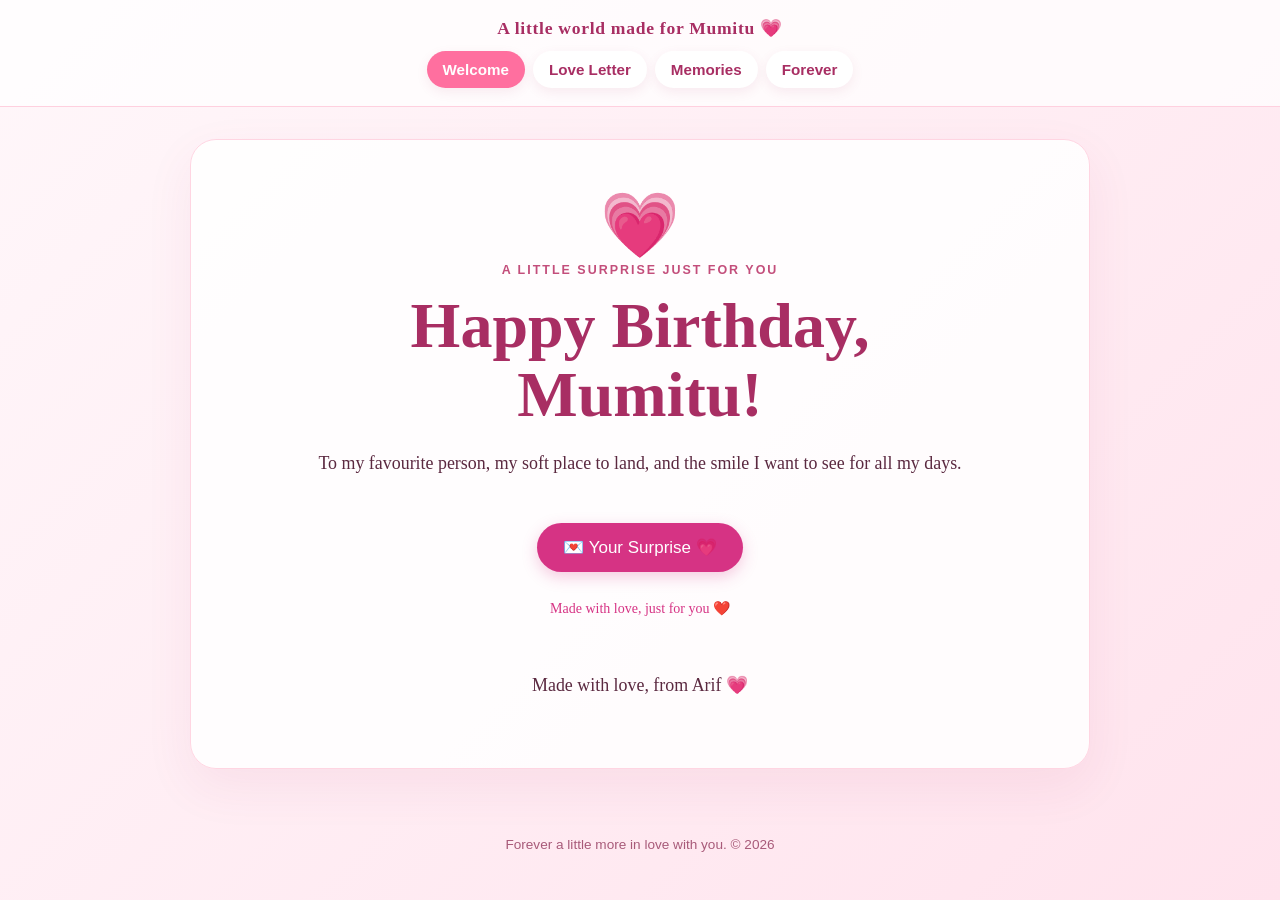
<file: index.html>
<!DOCTYPE html>
<html lang="en">
<head>
  <meta charset="UTF-8">
  <meta name="viewport" content="width=device-width, initial-scale=1">
  <title>Happy Birthday Mumitu 💗</title>
  <link rel="stylesheet" href="style.css">

  <style>
    .surprise-button {
      display: inline-block;
      padding: 14px 26px;
      margin: 10px 5px;
      border: none;
      border-radius: 30px;
      background: #d63384;
      color: white;
      text-decoration: none;
      font-size: 17px;
      cursor: pointer;
      box-shadow: 0 5px 15px #d6338440;
    }

    #birthdaySurprise {
      display: none;
      padding: 20px;
      margin-top: 20px;
      text-align: center;
      border-radius: 20px;
      background: #ffe4ef;
      color: #8d2454;
      animation: appear 1s ease;
    }

    .floating-heart {
      font-size: 28px;
      animation: heartbeat 1.2s infinite;
    }

    #musicStatus {
      font-size: 14px;
      color: #d63384;
    }

    @keyframes appear {
      from { opacity: 0; transform: translateY(15px); }
      to { opacity: 1; transform: translateY(0); }
    }

    @keyframes heartbeat {
      50% { transform: scale(1.2); }
    }
  </style>
</head>

<body>
  <div class="hearts">
    <span>♥</span><span>♡</span><span>♥</span>
    <span>♡</span><span>♥</span>
  </div>

  <header>
    <div class="brand">A little world made for Mumitu 💗</div>
    <nav>
      <a class="active" href="index.html">Welcome</a>
      <a href="letter.html">Love Letter</a>
      <a href="memories.html">Memories</a>
      <a href="forever.html">Forever</a>
    </nav>
  </header>

  <main>
    <section class="card">
      <div class="big-heart">💗</div>
      <div class="eyebrow">A little surprise just for you</div>

      <h1>Happy Birthday,<br>Mumitu!</h1>

      <p>
        To my favourite person, my soft place to land,
        and the smile I want to see for all my days.
      </p>

      <div style="text-align:center; padding:15px;">
        <button class="surprise-button" id="startSurprise" type="button">
          💌 Your Surprise 💗
        </button>

        <p id="musicStatus">Made with love, just for you ❤️</p>

        <audio
          id="song"
          src="Ed_Sheeran_-_Perfect(256k).mp3"
          loop
          preload="auto">
        </audio>
      </div>

      <div id="birthdaySurprise">
        <div class="floating-heart">💗</div>

        <h2>Happy Birthday, My Mumitu! 🎂</h2>

        <p><strong>আমার মায়াবতী, শুভ জন্মদিন! ❤️</strong></p>

        <p>
          তোমার হাসি আমার জীবনের সবচেয়ে সুন্দর অনুভূতি।
          আমি চাই, জীবনের প্রতিটি জন্মদিনে তোমার পাশে থাকতে,
          তোমার আনন্দের কারণ হতে, আর তোমার হাতটা সারাজীবন ধরে রাখতে।
        </p>

        <p>
          আজ তোমার জন্য আমার ছোট্ট ভালোবাসার surprise অপেক্ষা করছে।
          এক এক করে খুলে দেখো, আমার সবটুকু ভালোবাসা শুধু তোমার জন্য। 💌
        </p>

        <a class="surprise-button" href="letter.html">
          Open Your Love Letter 💌
        </a>

        <a class="surprise-button" href="memories.html">
          Our Memories 📸
        </a>

        <a class="surprise-button" href="forever.html">
          Our Forever 💍
        </a>
      </div>

      <p>Made with love, from Arif 💗</p>
    </section>
  </main>

  <footer>
    Forever a little more in love with you. ©
    <span id="year"></span>
  </footer>

  <script>
    document.getElementById("year").textContent =
      new Date().getFullYear();

    const startButton = document.getElementById("startSurprise");
    const surprise = document.getElementById("birthdaySurprise");
    const song = document.getElementById("song");
    const status = document.getElementById("musicStatus");

    startButton.addEventListener("click", async () => {
      surprise.style.display = "block";
      startButton.style.display = "none";

      try {
        await song.play();
        status.textContent = "Our song is playing for you, Mumitu ❤️🎶";
      } catch (error) {
        status.textContent =
          "Surprise opened 💗 Please check the uploaded music file if the song doesn't play.";
      }
    });
  </script>
</body>
</html>
</file>
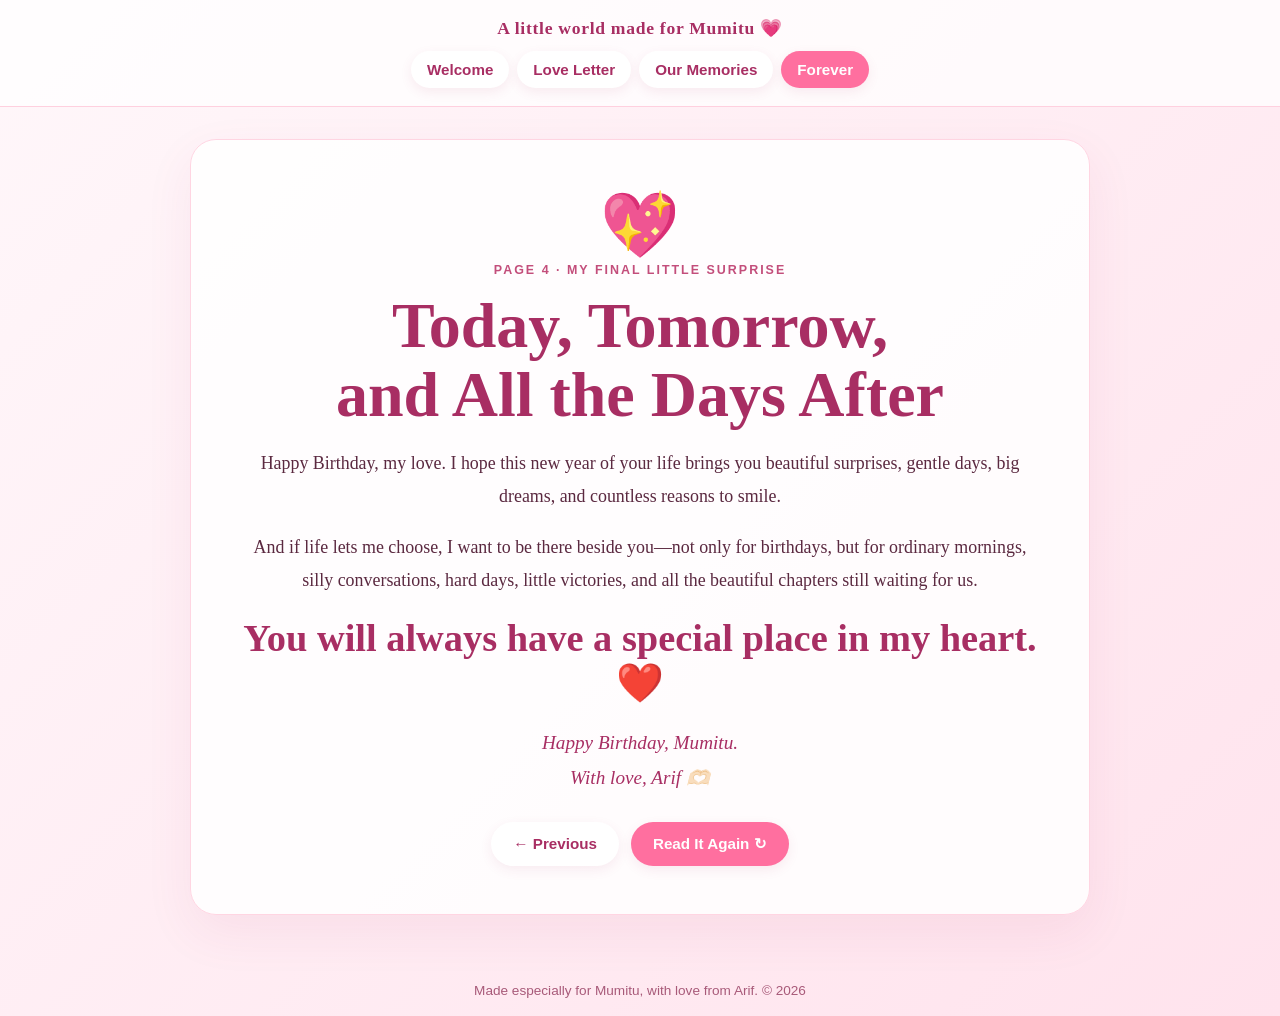
<file: forever.html>
<!doctype html>
<html lang="en"><head><meta charset="utf-8"><meta name="viewport" content="width=device-width, initial-scale=1"><title>Always and Forever 💖</title><link rel="stylesheet" href="style.css"></head>
<body><div class="hearts"><span>♥</span><span>♡</span><span>♥</span><span>♡</span><span>♥</span></div>
<header><div class="brand">A little world made for Mumitu 💗</div><nav><a href="index.html">Welcome</a><a href="letter.html">Love Letter</a><a href="memories.html">Our Memories</a><a class="active" href="forever.html">Forever</a></nav></header>
<main><section class="card"><div class="big-heart">💖</div><div class="eyebrow">Page 4 · my final little surprise</div><h1>Today, Tomorrow,<br>and All the Days After</h1><p>Happy Birthday, my love. I hope this new year of your life brings you beautiful surprises, gentle days, big dreams, and countless reasons to smile.</p><p>And if life lets me choose, I want to be there beside you—not only for birthdays, but for ordinary mornings, silly conversations, hard days, little victories, and all the beautiful chapters still waiting for us.</p><h2>You will always have a special place in my heart. ❤️</h2><p class="signature">Happy Birthday, Mumitu.<br>With love, Arif 🫶🏻</p><div class="actions"><a class="btn" href="memories.html">← Previous</a><a class="btn primary" href="index.html">Read It Again ↻</a></div></section></main>
<footer>Made especially for Mumitu, with love from Arif. © <span data-year></span></footer><script src="script.js"></script></body></html>
</file>
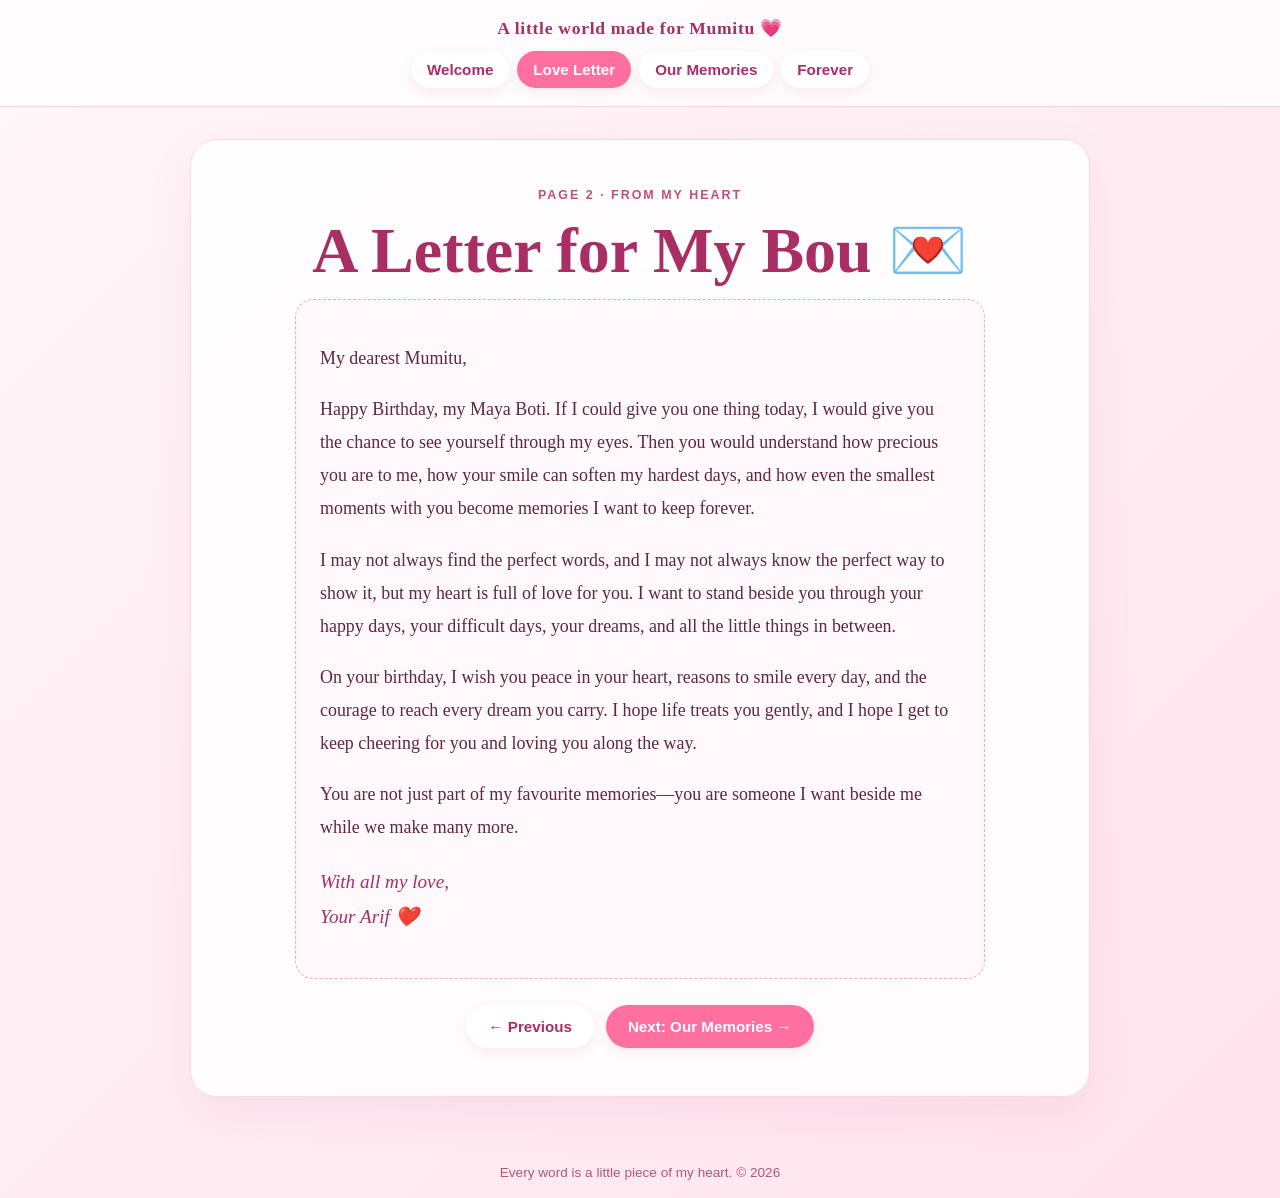
<file: letter.html>
<!doctype html>
<html lang="en"><head><meta charset="utf-8"><meta name="viewport" content="width=device-width, initial-scale=1"><title>A Letter for Mumitu 💌</title><link rel="stylesheet" href="style.css"></head>
<body><div class="hearts"><span>♥</span><span>♡</span><span>♥</span><span>♡</span><span>♥</span></div>
<header><div class="brand">A little world made for Mumitu 💗</div><nav><a href="index.html">Welcome</a><a class="active" href="letter.html">Love Letter</a><a href="memories.html">Our Memories</a><a href="forever.html">Forever</a></nav></header>
<main><section class="card"><div class="eyebrow">Page 2 · from my heart</div><h1>A Letter for My Bou 💌</h1><div class="letter"><p>My dearest Mumitu,</p><p>Happy Birthday, my Maya Boti. If I could give you one thing today, I would give you the chance to see yourself through my eyes. Then you would understand how precious you are to me, how your smile can soften my hardest days, and how even the smallest moments with you become memories I want to keep forever.</p><p>I may not always find the perfect words, and I may not always know the perfect way to show it, but my heart is full of love for you. I want to stand beside you through your happy days, your difficult days, your dreams, and all the little things in between.</p><p>On your birthday, I wish you peace in your heart, reasons to smile every day, and the courage to reach every dream you carry. I hope life treats you gently, and I hope I get to keep cheering for you and loving you along the way.</p><p>You are not just part of my favourite memories—you are someone I want beside me while we make many more.</p><p class="signature">With all my love,<br>Your Arif ❤️</p></div><div class="actions"><a class="btn" href="index.html">← Previous</a><a class="btn primary" href="memories.html">Next: Our Memories →</a></div></section></main>
<footer>Every word is a little piece of my heart. © <span data-year></span></footer><script src="script.js"></script></body></html>
</file>
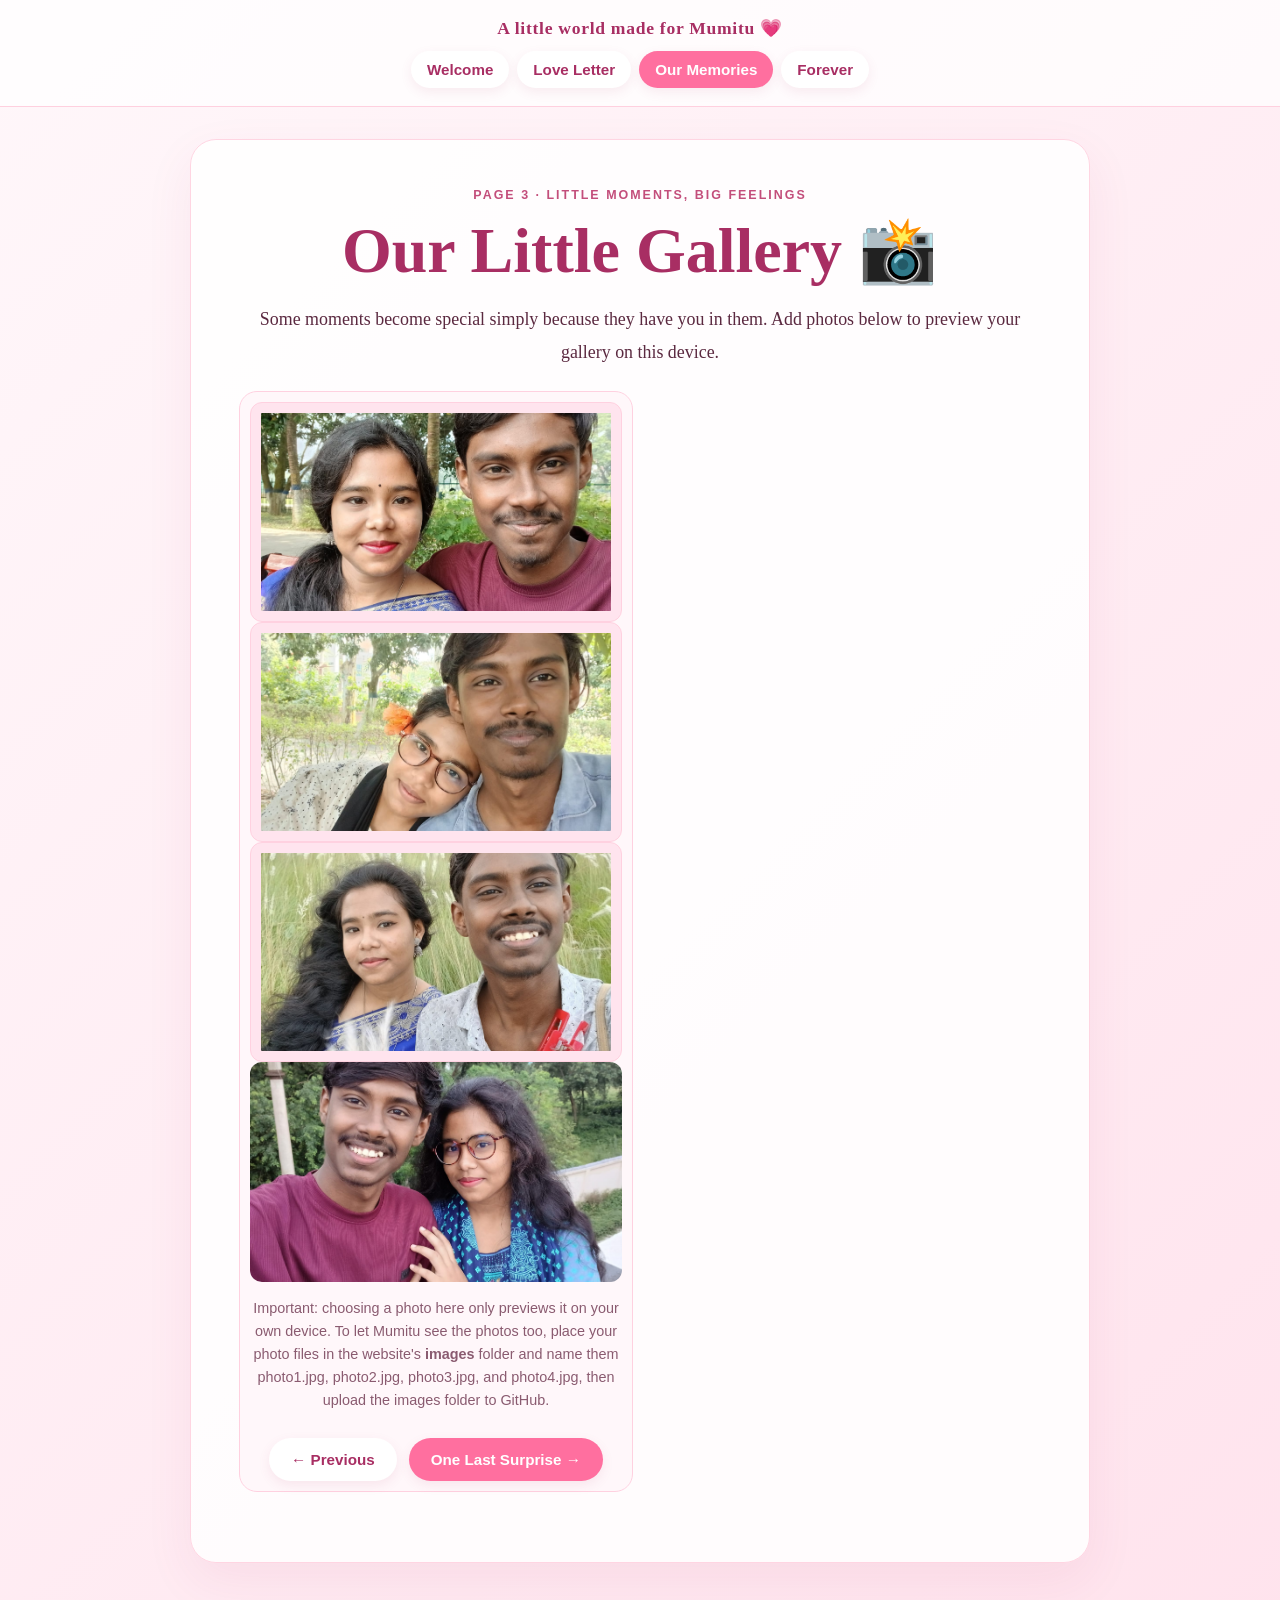
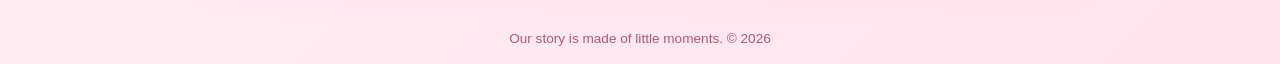
<file: memories.html>
<!doctype html>
<html lang="en"><head><meta charset="utf-8"><meta name="viewport" content="width=device-width, initial-scale=1"><title>Our Memories 📸</title><link rel="stylesheet" href="style.css"></head>
<body><div class="hearts"><span>♥</span><span>♡</span><span>♥</span><span>♡</span><span>♥</span></div>
<header><div class="brand">A little world made for Mumitu 💗</div><nav><a href="index.html">Welcome</a><a href="letter.html">Love Letter</a><a class="active" href="memories.html">Our Memories</a><a href="forever.html">Forever</a></nav></header>
<main><section class="card"><div class="eyebrow">Page 3 · little moments, big feelings</div><h1>Our Little Gallery 📸</h1><p>Some moments become special simply because they have you in them. Add photos below to preview your gallery on this device.</p>
<div class="gallery">
<div class="photo-card"><img id="photo1" src="image/photo%201.jpeg"
<div class="photo-card"><img id="photo2" src="image/photo%202%20-%20Copy.jpeg"
<div class="photo-card"><img id="photo3" src="image/photo%203.jpeg"
<div class="photo-card"><img id="photo4" src="image/photo%204.jpeg"
</div><p class="note">Important: choosing a photo here only previews it on your own device. To let Mumitu see the photos too, place your photo files in the website's <b>images</b> folder and name them photo1.jpg, photo2.jpg, photo3.jpg, and photo4.jpg, then upload the images folder to GitHub.</p>
<div class="actions"><a class="btn" href="letter.html">← Previous</a><a class="btn primary" href="forever.html">One Last Surprise →</a></div></section></main>
<footer>Our story is made of little moments. © <span data-year></span></footer><script src="script.js"></script></body></html>
</file>
<file: style.css>
:root{--pink:#ff6f9f;--deep:#a82e63;--rose:#fff0f5;--cream:#fffafc;--ink:#5b2940}
*{box-sizing:border-box}
body{margin:0;font-family:Georgia,'Times New Roman',serif;color:var(--ink);background:linear-gradient(135deg,#fff7fa,#ffe3ed);min-height:100vh}
header{padding:18px 16px;text-align:center;background:rgba(255,255,255,.72);border-bottom:1px solid #ffd0df}
.brand{font-size:1.1rem;font-weight:bold;color:var(--deep);letter-spacing:.04em}
nav{display:flex;gap:8px;justify-content:center;flex-wrap:wrap;margin-top:12px}
nav a,.btn{display:inline-block;text-decoration:none;border:0;border-radius:999px;padding:10px 16px;background:#fff;color:var(--deep);font:600 .95rem Arial,sans-serif;box-shadow:0 4px 12px #b33b6b18;cursor:pointer}
nav a.active, .btn.primary{background:var(--pink);color:#fff}
main{width:min(900px,92%);margin:32px auto 50px}
.card{background:rgba(255,255,255,.86);border:1px solid #ffd5e2;border-radius:26px;padding:clamp(22px,5vw,48px);box-shadow:0 18px 50px #a82e6312;text-align:center}
.eyebrow{font:700 .78rem Arial,sans-serif;letter-spacing:.16em;text-transform:uppercase;color:#c34e7b}
h1{font-size:clamp(2.1rem,7vw,4rem);line-height:1.08;margin:14px 0;color:var(--deep)}
h2{font-size:clamp(1.6rem,5vw,2.4rem);color:var(--deep);margin:10px 0 18px}
p{font-size:1.12rem;line-height:1.85}
.big-heart{font-size:4rem;animation:beat 1.4s infinite}
@keyframes beat{50%{transform:scale(1.12)}}
.actions{display:flex;gap:12px;justify-content:center;flex-wrap:wrap;margin-top:26px}
.btn{padding:13px 22px}
.note{font: .9rem/1.6 Arial,sans-serif;color:#8a5b70}
.letter{text-align:left;max-width:690px;margin:auto;background:#fff9fb;border:1px dashed #f3a6c0;padding:24px;border-radius:18px}
.signature{font-style:italic;color:var(--deep);font-size:1.2rem}
.gallery{display:grid;grid-template-columns:repeat(2,minmax(0,1fr));gap:14px;margin:22px 0}
.photo-card{background:#fff7fa;padding:10px;border:1px solid #ffd1e0;border-radius:18px}
.photo-card img{width:100%;height:220px;object-fit:cover;border-radius:12px;background:#ffe4ee;display:block}
.photo-card label{display:block;margin:10px 0 4px;font:600 .9rem Arial,sans-serif;color:var(--deep)}
.photo-card input{width:100%;font: .8rem Arial,sans-serif}
.photo-caption{font-style:italic;margin:8px 0 2px}
footer{text-align:center;padding:18px;color:#a85a79;font: .85rem Arial,sans-serif}
.hearts{position:fixed;inset:0;pointer-events:none;overflow:hidden;z-index:-1}
.hearts span{position:absolute;bottom:-40px;opacity:.35;animation:float 11s linear infinite;font-size:24px}
.hearts span:nth-child(1){left:8%;animation-delay:0s}.hearts span:nth-child(2){left:25%;animation-delay:3s}.hearts span:nth-child(3){left:52%;animation-delay:1s}.hearts span:nth-child(4){left:76%;animation-delay:5s}.hearts span:nth-child(5){left:91%;animation-delay:2s}
@keyframes float{to{transform:translateY(-115vh) rotate(25deg);opacity:0}}
@media(max-width:600px){nav a{padding:9px 11px;font-size:.84rem}.gallery{grid-template-columns:1fr}.photo-card img{height:260px}p{font-size:1.03rem}.card{padding:24px 17px}}
</file>
